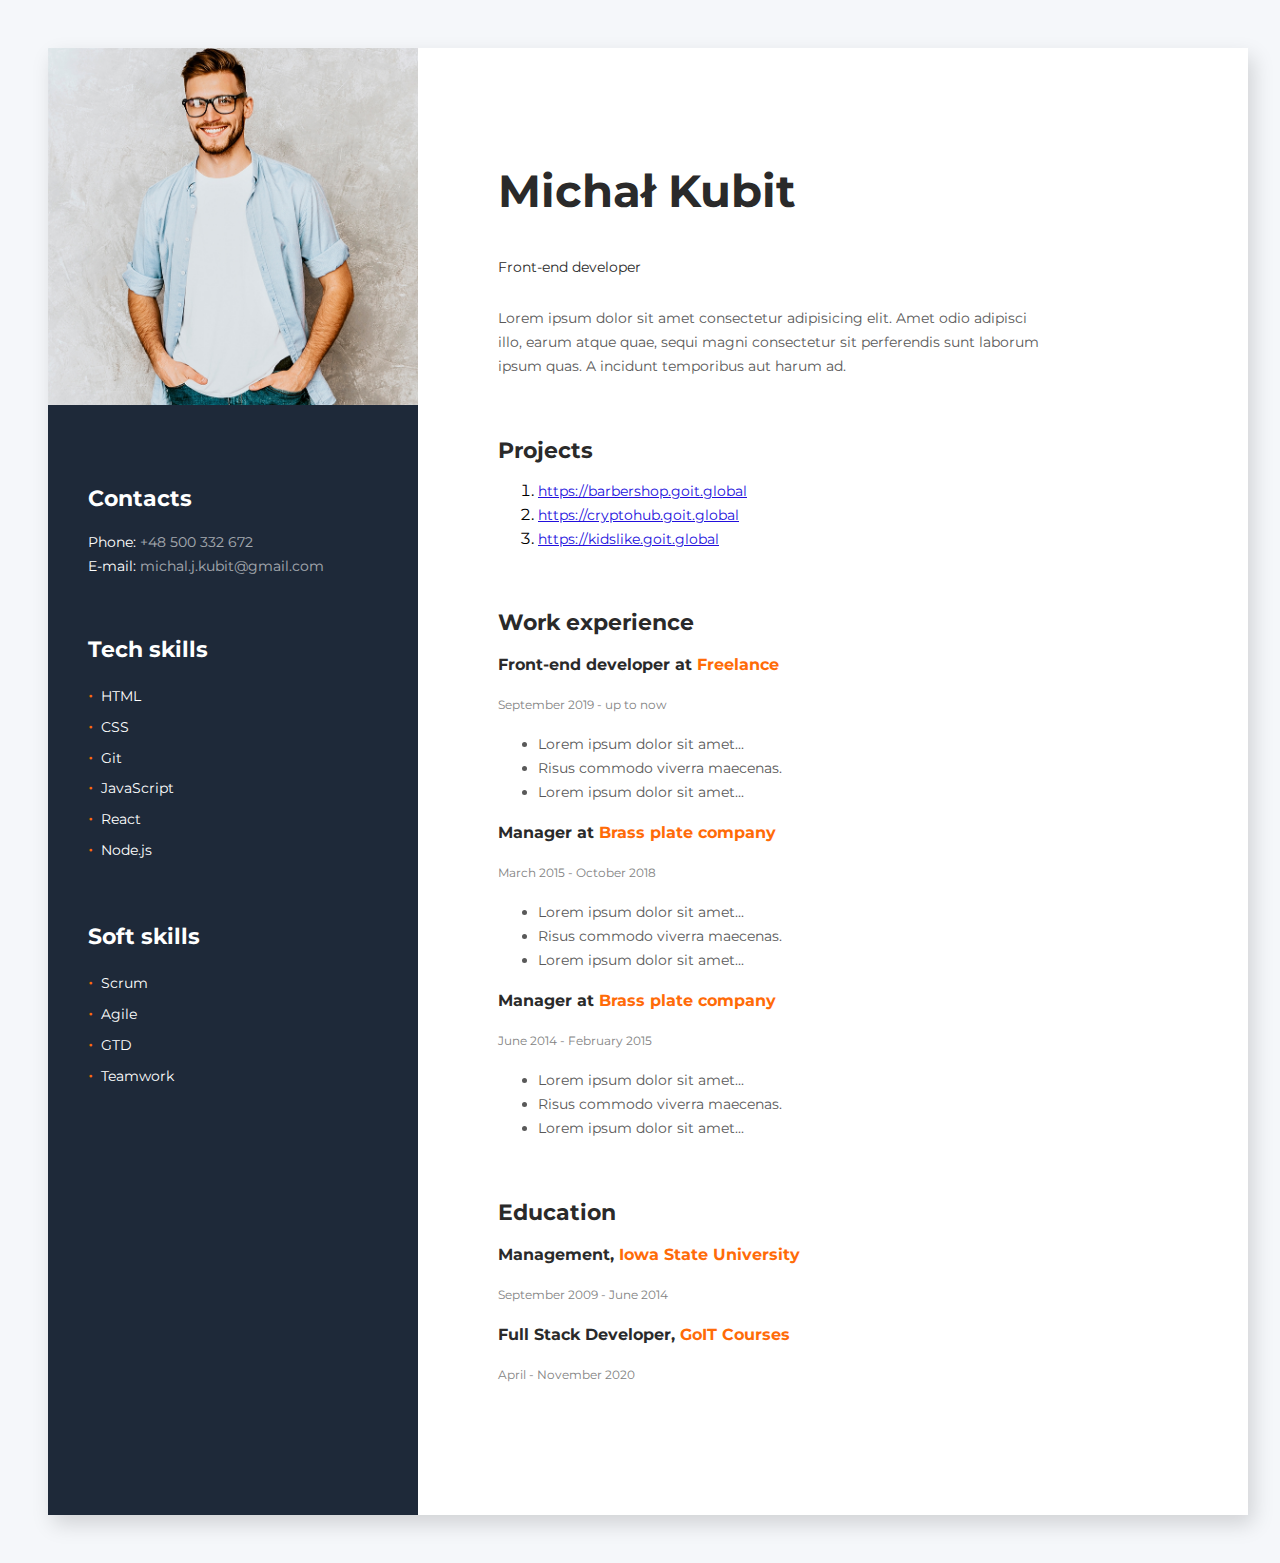
<file: index.html>
<!DOCTYPE html>
<html lang="en">
  <head>
    <meta charset="UTF-8" />
    <meta name="viewport" content="width=device-width, initial-scale=1.0" />
    <title>My resume</title>
    <link rel="stylesheet" href="./css/animate.css" >
    <link rel="stylesheet" href="./css/style.css" />
    <link href="https://fonts.googleapis.com/css2?family=Montserrat:wght@400;700&display=swap" rel="stylesheet">
  </head>
  <body>
    <div class="container">
      <aside class="left-side">
        <img
          src="./images/photo.jpg"
          alt="My photo"
          width="370"
          class="photo"
        />

        <section class="contacts">
          <h2 class="contacts-title">Contacts</h2>
          <ul class="contacts-list">
            <li class="contacts-item">
              Phone:
              <a href="tel:+48500332672" class="contacts-link"
                >+48 500 332 672</a
              >
            </li>
            <li class="contacts-item">
              E-mail:
              <a href="mailto:michal.j.kubit@gmail.com" class="contacts-link"
                >michal.j.kubit@gmail.com</a
              >
            </li>
          </ul>
        </section>

        <section class="skills">
          <h2 class="skills-title">
            Tech skills
          </h2>
          <ul class="skills-list">
            <li class="skills-item">HTML</li>
            <li class="skills-item">CSS</li>
            <li class="skills-item">Git</li>
            <li class="skills-item">JavaScript</li>
            <li class="skills-item">React</li>
            <li class="skills-item">Node.js</li>
          </ul>
        </section>
        <section class="skills">
          <h2 class="skills-title">
            Soft skills
          </h2>
          <ul class="skills-list">
            <li class="skills-item">Scrum</li>
            <li class="skills-item">Agile</li>
            <li class="skills-item">GTD</li>
            <li class="skills-item">Teamwork</li>
          </ul>
        </section>
      </aside>
      <div class="right-side">
        <section class="bio">
          <h1 class="bio-title">Michał Kubit</h1>
          <p class="bio-occupation">
            Front-end developer
          </p>
          <p class="bio-about">
            Lorem ipsum dolor sit amet consectetur adipisicing elit. Amet odio
            adipisci illo, earum atque quae, sequi magni consectetur sit
            perferendis sunt laborum ipsum quas. A incidunt temporibus aut harum
            ad.
          </p>
        </section>

        <section class="projects">
          <h2 class="projects-title">Projects</h2>

          <ol>
            <li>
              <a href="https://barbershop.goit.global/" class="projects-link">
                https://barbershop.goit.global
              </a>
            </li>
            <li>
              <a href="https://cryptohub.goit.global/" class="projects-link">
                https://cryptohub.goit.global
              </a>
            </li>
            <li>
              <a href="https://kidslike.goit.global/" class="projects-link">
                https://kidslike.goit.global
              </a>
            </li>
          </ol>
        </section>
        <section class="jobs">
          <h2 class="jobs-title">
            Work experience
          </h2>

          <h3 class="jobs-occupation">
            Front-end developer at
            <span class="accent">Freelance</span>
          </h3>

          <p class="jobs-time">
            September 2019 - up to now
          </p>

          <ul class="experience">
            <li class="experience-item">
              Lorem ipsum dolor sit amet...
            </li>
            <li class="experience-item">
              Risus commodo viverra maecenas.
            </li>
            <li class="experience-item">
              Lorem ipsum dolor sit amet...
            </li>
          </ul>

          <h3 class="jobs-occupation">
            Manager at <span class="accent">Brass plate company</span>
          </h3>
          <p class="jobs-time">March 2015 - October 2018</p>
          <ul class="experience">
            <li class="experience-item">Lorem ipsum dolor sit amet...</li>
            <li class="experience-item">Risus commodo viverra maecenas.</li>
            <li class="experience-item">Lorem ipsum dolor sit amet...</li>
          </ul>

          <h3 class="jobs-occupation">
            Manager at <span class="accent">Brass plate company</span>
          </h3>
          <p class="jobs-time">June 2014 - February 2015</p>
          <ul class="experience">
            <li class="experience-item">Lorem ipsum dolor sit amet...</li>
            <li class="experience-item">Risus commodo viverra maecenas.</li>
            <li class="experience-item">Lorem ipsum dolor sit amet...</li>
          </ul>
        </section>
        <section class="education">
          <h2 class="education-title">Education</h2>

          <h3 class="education-degree">
            Management,
            <span class="accent"
              > Iowa State University</span>
          </h3>
          <p class="education-time">September 2009 - June 2014</p>

          <h3 class="education-degree">
            Full Stack Developer, <span class="accent">GoIT Courses</span>
          </h3>
          <p class="education-time">April - November 2020</p>
        </section>
      </div>
    </div>
  </body>
</html>
</file>
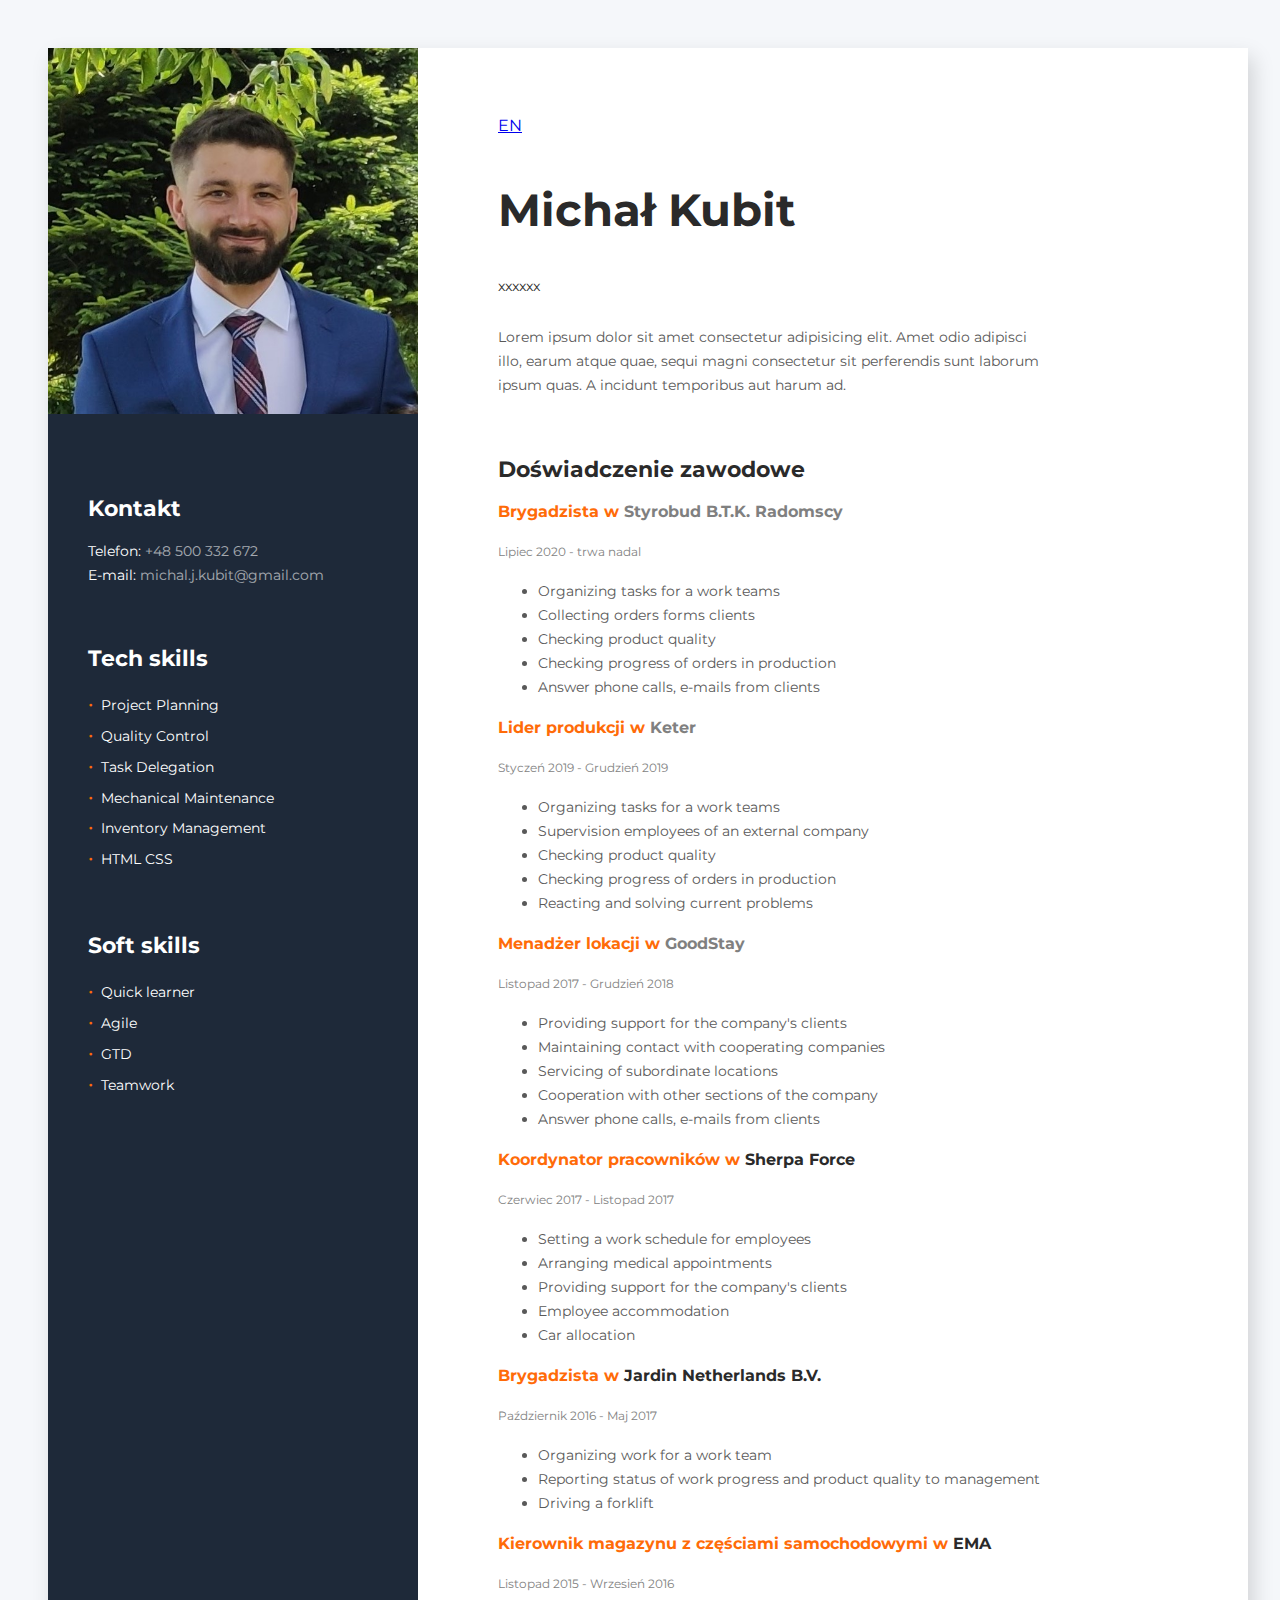
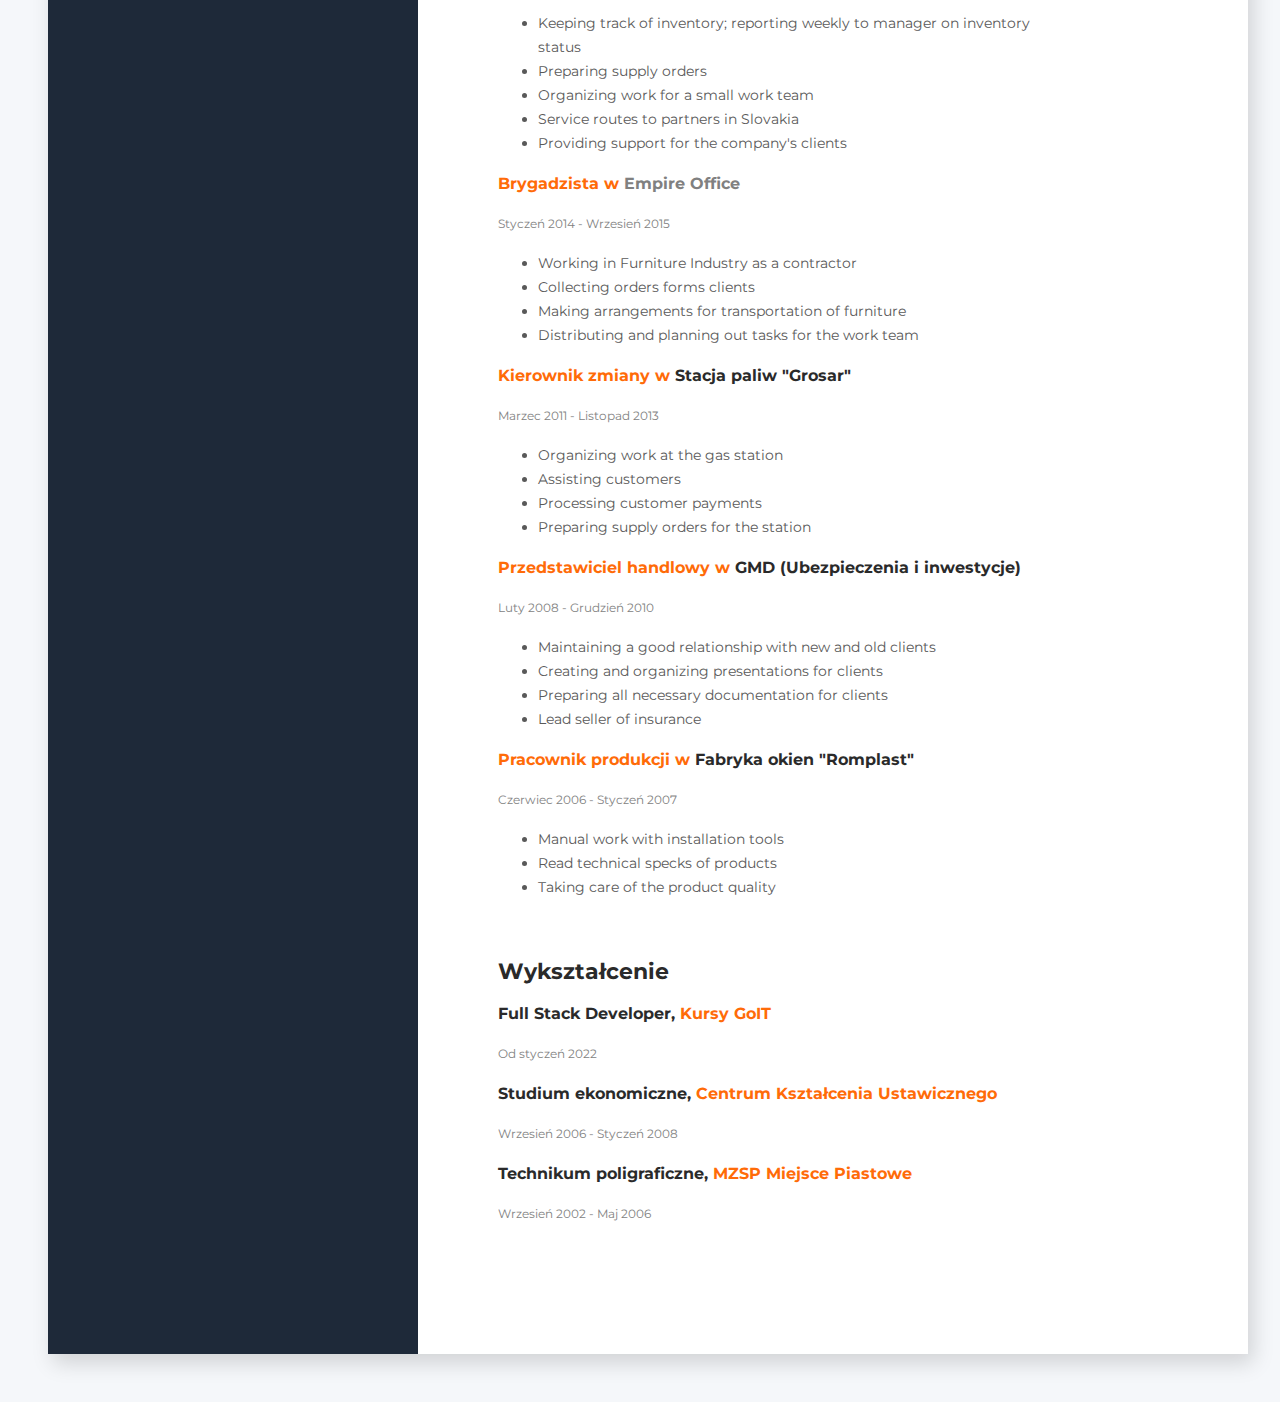
<file: PL.html>
<!DOCTYPE html>
<html lang="en">
  <head>
    <meta charset="UTF-8" />
    <meta name="viewport" content="width=device-width, initial-scale=1.0" />
    <title>My resume</title>
    <link rel="stylesheet" href="./css/animate.css" />
    <link rel="stylesheet" href="./css/style.css" />
    <link
      href="https://fonts.googleapis.com/css2?family=Montserrat:wght@400;700&display=swap"
      rel="stylesheet"
    />
  </head>
  <body>
    <div class="container">
      <aside class="left-side">
        <img
          src="./images/IMG_2019.jpg"
          alt="My photo"
          width="370"
          class="photo"
        />

        <section class="contacts">
          <h2 class="contacts-title">Kontakt</h2>
          <ul class="contacts-list">
            <li class="contacts-item">
              Telefon:
              <a href="tel:+48500332672" class="contacts-link"
                >+48 500 332 672</a
              >
            </li>
            <li class="contacts-item">
              E-mail:
              <a href="mailto:michal.j.kubit@gmail.com" class="contacts-link"
                >michal.j.kubit@gmail.com</a
              >
            </li>
          </ul>
        </section>

        <section class="skills">
          <h2 class="skills-title">Tech skills</h2>
          <ul class="skills-list">
            <li class="skills-item">Project Planning</li>
            <li class="skills-item">Quality Control</li>
            <li class="skills-item">Task Delegation</li>
            <li class="skills-item">Mechanical Maintenance</li>
            <li class="skills-item">Inventory Management</li>
            <li class="skills-item">HTML CSS</li>
          </ul>
        </section>
        <section class="skills">
          <h2 class="skills-title">Soft skills</h2>
          <ul class="skills-list">
            <li class="skills-item">Quick learner</li>
            <li class="skills-item">Agile</li>
            <li class="skills-item">GTD</li>
            <li class="skills-item">Teamwork</li>
          </ul>
        </section>
      </aside>
      <div class="right-side">
          <a href="index.html">EN</a>
        <section class="bio">
          <h1 class="bio-title">Michał Kubit</h1>
          <p class="bio-occupation">xxxxxx</p>
          <p class="bio-about">
            Lorem ipsum dolor sit amet consectetur adipisicing elit. Amet odio
            adipisci illo, earum atque quae, sequi magni consectetur sit
            perferendis sunt laborum ipsum quas. A incidunt temporibus aut harum
            ad.
          </p>
        </section>
        <section class="jobs">
          <h2 class="jobs-title">Doświadczenie zawodowe</h2>

          <h3 class="jobs-occupation">
            <span class="accent">Brygadzista w</span>
            <a
              class="employer-link"
              target="blank"
              href="https://styrobudbetoniarnie.pl/"
              >Styrobud B.T.K. Radomscy</a
            >
          </h3>

          <p class="jobs-time">Lipiec 2020 - trwa nadal</p>

          <ul class="experience">
            <li class="experience-item">Organizing tasks for a work teams</li>
            <li class="experience-item">Collecting orders forms clients</li>
            <li class="experience-item">Checking product quality</li>
            <li class="experience-item">Checking progress of orders in production</li>
            <li class="experience-item">Answer phone calls, e-mails from clients</li>
          </ul>

          <h3 class="jobs-occupation">
            <span class="accent">Lider produkcji w</span>
            <a
              class="employer-link"
              target="blank"
              href="http://www.keter.com/"
              >Keter</a>
          </h3>

          <p class="jobs-time">Styczeń 2019 - Grudzień 2019</p>

          <ul class="experience">
            <li class="experience-item">Organizing tasks for a work teams</li>
            <li class="experience-item">Supervision employees of an external company</li>
            <li class="experience-item">Checking product quality</li>
            <li class="experience-item">Checking progress of orders in production</li>
            <li class="experience-item">Reacting and solving current problems</li>
          </ul>

          <h3 class="jobs-occupation">
            <span class="accent">Menadżer lokacji w</span>
            <a
              class="employer-link"
              target="blank"
              href="https://www.goodstay.nl/"
              >GoodStay</a>
          </h3>

          <p class="jobs-time">Listopad 2017 - Grudzień 2018</p>

          <ul class="experience">
            <li class="experience-item">Providing support for the company's clients</li>
            <li class="experience-item">Maintaining contact with cooperating companies</li>
            <li class="experience-item">Servicing of subordinate locations</li>
            <li class="experience-item">Cooperation with other sections of the company</li>
            <li class="experience-item">Answer phone calls, e-mails from clients</li>
          </ul>

          <h3 class="jobs-occupation">
            <span class="accent">Koordynator pracowników w </span>Sherpa Force</h3>

          <p class="jobs-time">Czerwiec 2017 - Listopad 2017</p>

          <ul class="experience">
            <li class="experience-item">Setting a work schedule for employees</li>
            <li class="experience-item">Arranging medical appointments</li>
            <li class="experience-item">Providing support for the company's clients</li>
            <li class="experience-item">Employee accommodation</li>
            <li class="experience-item">Car allocation</li>
          </ul>

          <h3 class="jobs-occupation">
            <span class="accent">Brygadzista w </span>Jardin Netherlands B.V.</h3>

          <p class="jobs-time">Październik 2016 - Maj 2017</p>

          <ul class="experience">
            <li class="experience-item">Organizing work for a work team</li>
            <li class="experience-item">Reporting status of work progress and product quality to management</li>
            <li class="experience-item">Driving a forklift</li>
          </ul>

          <h3 class="jobs-occupation">
            <span class="accent">Kierownik magazynu z częściami samochodowymi w </span>EMA
          </h3>

          <p class="jobs-time">Listopad 2015 - Wrzesień 2016</p>

          <ul class="experience">
            <li class="experience-item">Keeping track of inventory; reporting weekly to manager on inventory status</li>
            <li class="experience-item">Preparing supply orders</li>
            <li class="experience-item">Organizing work for a small work team</li>
            <li class="experience-item">Service routes to partners in Slovakia</li>
            <li class="experience-item">Providing support for the company's clients</li>
          </ul>

          <h3 class="jobs-occupation">
            <span class="accent">Brygadzista w</span>
            <a
              class="employer-link"
              target="blank"
              href="http://www.empireoffice.com/"
              >Empire Office</a>
          </h3>

          <p class="jobs-time">Styczeń 2014 - Wrzesień 2015</p>

          <ul class="experience">
            <li class="experience-item">Working in Furniture Industry as a contractor</li>
            <li class="experience-item">Collecting orders forms clients</li>
            <li class="experience-item">Making arrangements for transportation of furniture</li>
            <li class="experience-item">Distributing and planning out tasks for the work team</li>
          </ul>

          <h3 class="jobs-occupation">
            <span class="accent">Kierownik zmiany w </span>Stacja paliw "Grosar"
          </h3>

          <p class="jobs-time">Marzec 2011 - Listopad 2013</p>

          <ul class="experience">
            <li class="experience-item">Organizing work at the gas station</li>
            <li class="experience-item">Assisting customers</li>
            <li class="experience-item">Processing customer payments</li>
            <li class="experience-item">Preparing supply orders for the station</li>
          </ul>

          <h3 class="jobs-occupation">
            <span class="accent">Przedstawiciel handlowy w </span>GMD (Ubezpieczenia i inwestycje)
          </h3>

          <p class="jobs-time">Luty 2008 - Grudzień 2010</p>

          <ul class="experience">
            <li class="experience-item">Maintaining a good relationship with new and old clients</li>
            <li class="experience-item">Creating and organizing presentations for clients</li>
            <li class="experience-item">Preparing all necessary documentation for clients</li>
            <li class="experience-item">Lead seller of insurance</li>
          </ul>

          <h3 class="jobs-occupation">
            <span class="accent">Pracownik produkcji w </span>Fabryka okien "Romplast"
          </h3>

          <p class="jobs-time">Czerwiec 2006 - Styczeń 2007</p>

          <ul class="experience">
            <li class="experience-item">Manual work with installation tools</li>
            <li class="experience-item">Read technical specks of products</li>
            <li class="experience-item">Taking care of the product quality</li>
          </ul>

        </section>
        <section class="education">
          <h2 class="education-title">Wykształcenie</h2>

          <h3 class="education-degree">
            Full Stack Developer, <span class="accent">Kursy GoIT</span>
          </h3>
          <p class="education-time">Od styczeń 2022</p>

          <h3 class="education-degree">
            Studium ekonomiczne,
            <span class="accent"> Centrum Kształcenia Ustawicznego</span>
          </h3>
          <p class="education-time">Wrzesień 2006 - Styczeń 2008</p>

          <h3 class="education-degree">
            Technikum poligraficzne, <span class="accent">MZSP Miejsce Piastowe</span>
          </h3>
          <p class="education-time">Wrzesień 2002 - Maj 2006</p>
        </section>
      </div>
    </div>
  </body>
</html>
</file>
<file: css/style.css>
body {
  background-color: #f5f7fa;
  padding: 40px;
  font-family: 'Montserrat', sans-serif;
}

.container {
  display: flex;
  width: 1200px;
  margin-left: auto;
  margin-right: auto;

  background-color: #fff;
  box-shadow: 5px 9px 20px rgba(0, 0, 0, 0.15);
}

.bio,
.projects,
.jobs,
.education {
  margin-bottom: 60px;
}

.right-side {
  width: 830px;
  padding-left: 80px;
  padding-right: 200px;
  padding-top: 68px;
  padding-bottom: 68px;
}

.bio-title {
  font-size: 45px;
  line-height: 2;
  margin-bottom: 20px;
}

.bio-occupation {
  margin-bottom: 27px;
}

.bio-title,
.bio-occupation {
  color: #2a2a2a;
}

.bio-occupation,
.bio-about {
  font-size: 14px;
  line-height: 1.714;
}

.bio-about {
  color: #595959;
}

.projects-title {
  margin-bottom: 14px;
  color: #2a2a2a;
  font-size: 22px;
  line-height: 24px;
}

.projects-link {
  color: #220fdc;
  font-size: 14px;
  line-height: 24px;
}

.projects-link:hover {
  color: #ff6b08;
}
.employer-link:visited{
  color: gray;
}

.employer-link{
  color: gray;
  text-decoration: none;
}

.employer-link:hover,
.employer-link:focus{
  color: #ff6b08;
}

.jobs-title,
.education-title {
  color: #2a2a2a;
  font-size: 22px;
  line-height: 1.091;
}

.jobs-occupation,
.education-degree {
  color: #2a2a2a;
  font-size: 16px;
  line-height: 1.5;
}

.jobs-time,
.education-time {
  color: #828282;
  font-size: 12px;
  line-height: 2;
}

.experience-item {
  color: #595959;
  font-size: 14px;
  line-height: 1.714;
}

.accent {
  color: #ff6b08;
}

/* ========= left-side ========= */

.left-side {
  width: 370px;
  background-color: #1e2939;
  color: #fff;
}

.skills-title {
  font-size: 22px;
  line-height: 1.091;
}

.skills-item {
  font-size: 14px;
  line-height: 1.714;
}

.skills-list {
  list-style: none;
  padding-left: 0;
}

.skills-item::before {
  content: "\2022";
  margin-right: 8px;
  color: #ff6b08;
  font-size: 18px;
}

.photo {
  width: 370px;
}

.photo,
.contacts,
.skills,
.widget {
  margin-bottom: 60px;
}

.contacts,
.skills,
.widget {
  padding-left: 40px;
}

.contacts-title,
.skills-title {
  color: #ffffff;
  font-family: Montserrat;
  font-size: 22px;
  font-weight: 700;
  line-height: 24px;
}

.contacts-list {
  list-style: none;
  padding-left: 0;
}

.contacts-item {
  font-size: 14px;
  font-weight: 400;
  line-height: 24px;
  color: #ffffff;
}

.contacts-link {
  opacity: 0.6;
  color: #ffffff;
  text-decoration: none;
}

.contacts-link:hover {
  opacity: 1;
  text-decoration: underline;
}

.widget-link {
  color: #fff;
  background-color: #ff6b08;
  padding-top: 20px;
  padding-right: 43px;
  padding-bottom: 20px;
  padding-left: 43px;
  text-decoration: none;
  text-transform: uppercase;
  font-size: 12px;
  font-weight: bold;
  box-shadow: 0px 0px 13px 1px rgba(255,107,8,0.4);
}

.widget-link:hover {
  box-shadow: 0px 6px 32px 1px rgba(255,107,8,0.92);
}

.widget:hover {
  animation: shake 1s;
}

.photo:hover {
  animation: pulse 1s;
}
</file>
